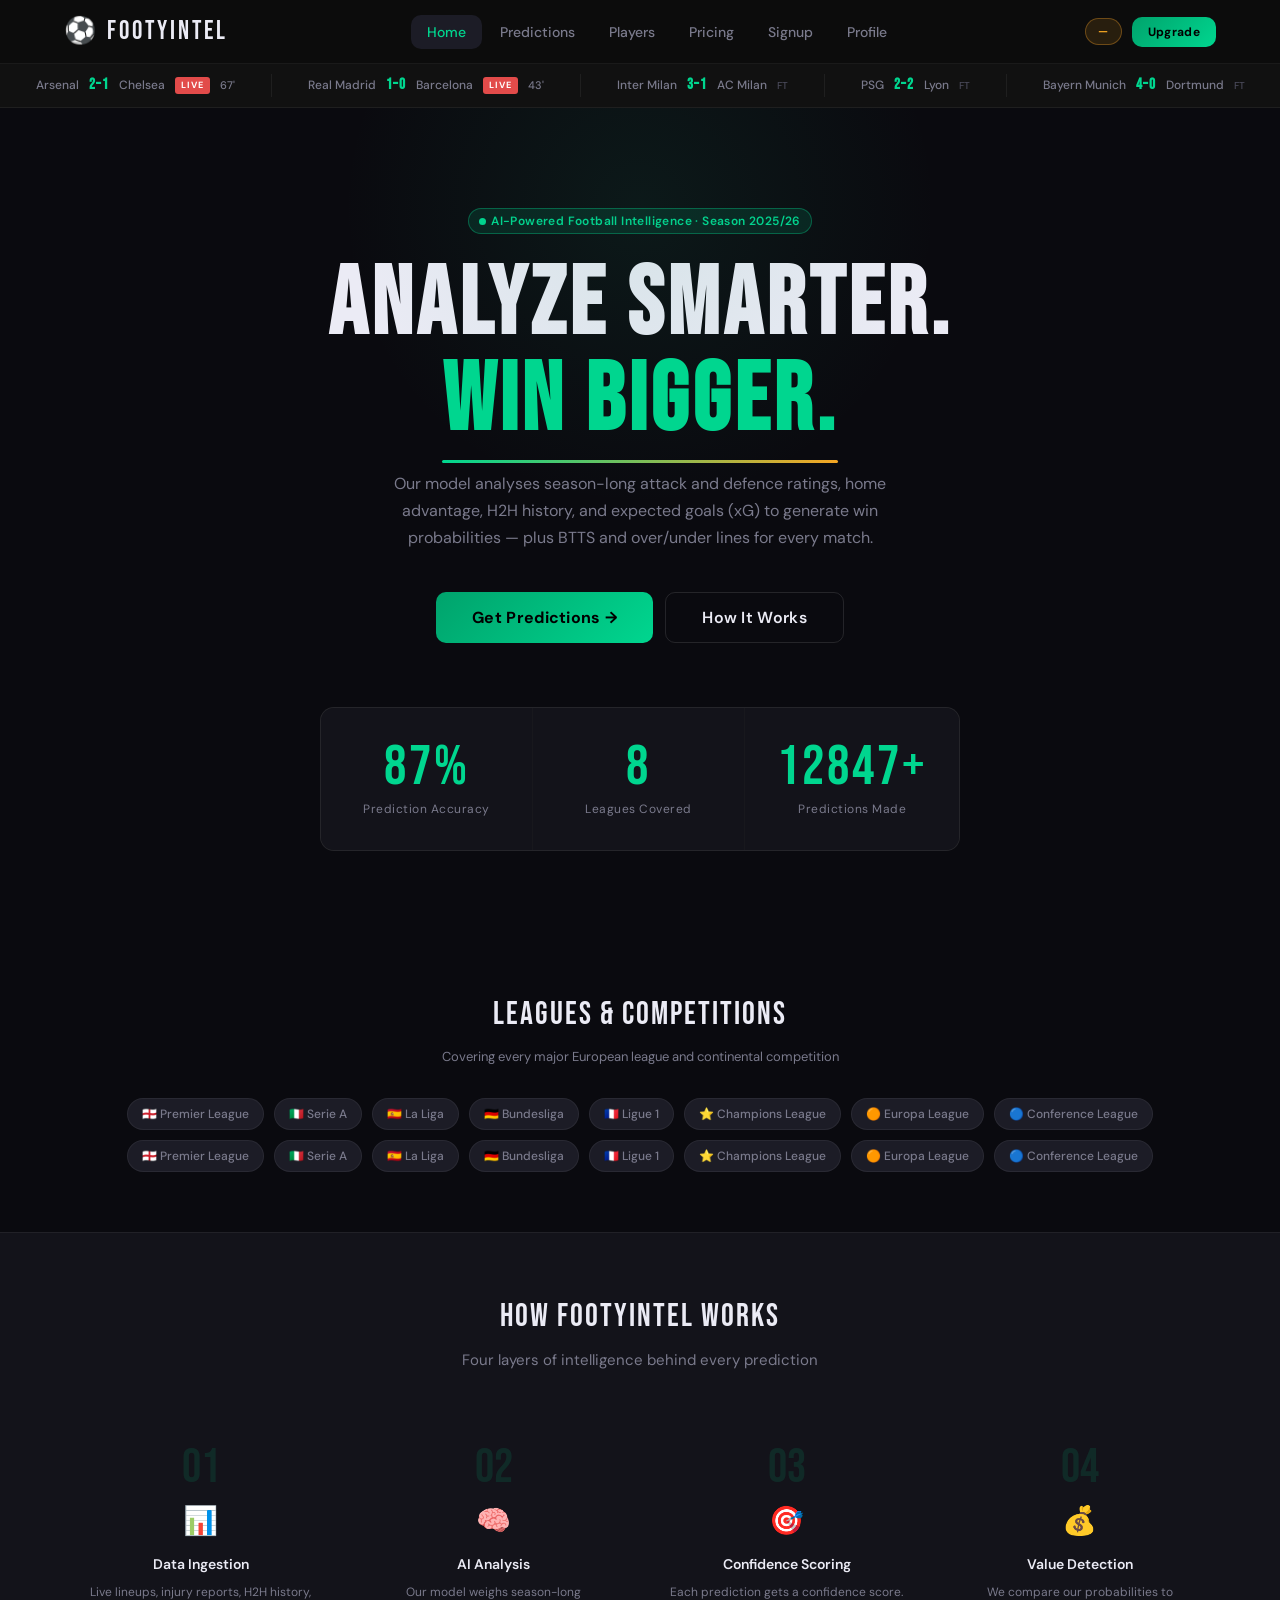
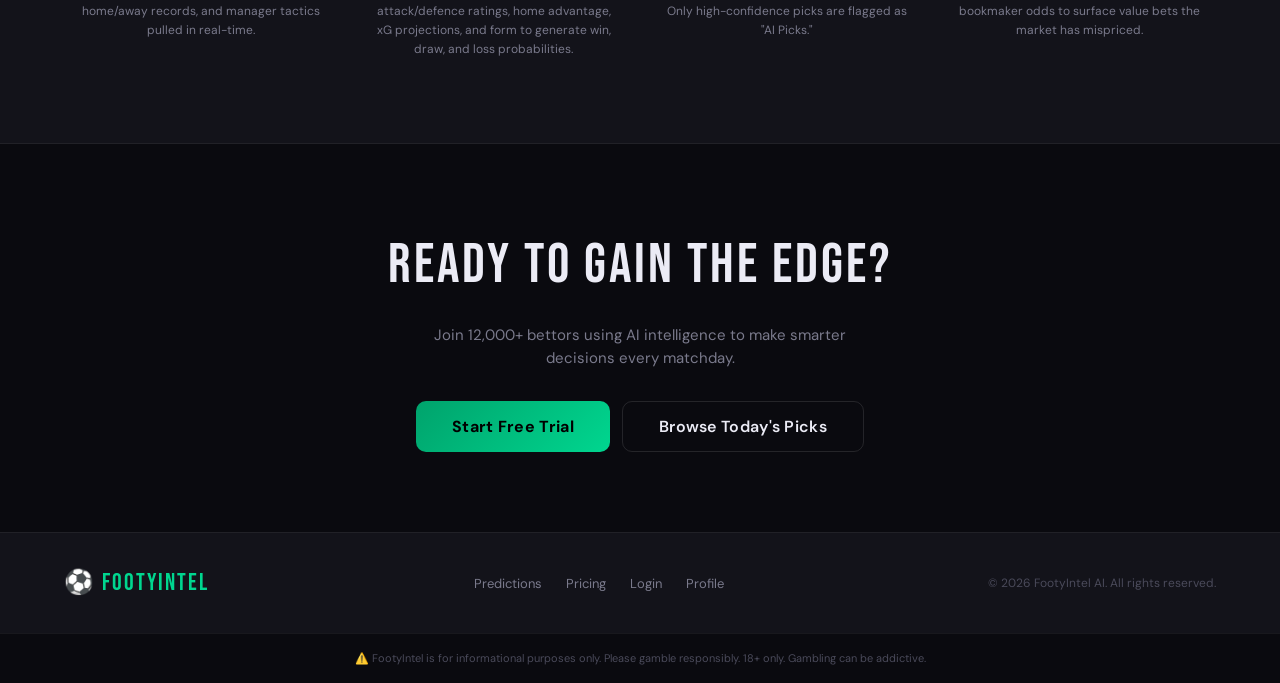
<file: footyintel.ai/index.html>
<!DOCTYPE html>
<html lang="en">
<head>
  <meta charset="UTF-8"/>
  <meta name="viewport" content="width=device-width, initial-scale=1.0"/>
  <title>FootyIntel AI — Bet Smarter</title>
  <meta name="description" content="AI-powered football predictions across 8 leagues. Win probabilities, H2H stats, live lineups and value bets every matchday.">
  <meta property="og:title" content="FootyIntel AI — Bet Smarter">
  <meta property="og:description" content="AI-powered football predictions across 8 leagues. Win probabilities, H2H stats, live lineups and value bets every matchday.">
  <meta property="og:type" content="website">
  <meta name="twitter:card" content="summary_large_image">
  <link rel="icon" href="data:image/svg+xml,<svg xmlns='http://www.w3.org/2000/svg' viewBox='0 0 100 100'><text y='.9em' font-size='90'>⚽</text></svg>">
  <link rel="stylesheet" href="style.css" />
  <link rel="stylesheet" href="css/navbar.css" />
  <link rel="stylesheet" href="css/dashboard.css" />
</head>
<body>
<!-- ===================== NAVBAR ===================== -->
<nav>
  <div class="nav-inner">
    <div class="nav-logo">⚽️ <span>FootyIntel</span></div>
    <div class="nav-links" id="navLinks">
      <button class="nav-link active" data-page="home"     onclick="location.href='index.html'">Home</button>
      <button class="nav-link"        data-page="dashboard" onclick="location.href='pages/matches.html'">Predictions</button>
      <button class="nav-link"        data-page="players"   onclick="location.href='pages/player.html'">Players</button>
      <button class="nav-link"        data-page="pricing"   onclick="location.href='pages/pricing.html'">Pricing</button>
       <button class="nav-link"        data-page="signup"   onclick="location.href='pages/signup.html'">Signup</button>
       <button class="nav-link"        data-page="profile"   onclick="location.href='pages/profile.html'">Profile</button>
    </div>
    <div class="nav-right">
      <span class="nav-plan-badge" id="nav-plan-badge">—</span>
      <button class="btn btn-primary btn-sm" onclick="location.href='pages/pricing.html'">Upgrade</button>
      <button class="nav-hamburger" id="hamburger" aria-label="Toggle menu">
        <span></span><span></span><span></span>
      </button>
    </div>
  </div>
</nav>

<div class="page-wrapper">

  <!-- ===================== TICKER ===================== -->
  <div class="ticker-wrap" id="ticker-wrap"></div>

  <!-- ===================== HERO ===================== -->
  <section class="hero" style="padding:100px 5% 80px;text-align:center;position:relative;overflow:hidden">
    <div style="position:absolute;top:-200px;left:50%;transform:translateX(-50%);width:600px;height:600px;background:radial-gradient(circle,rgba(29,158,117,0.1) 0%,transparent 70%);pointer-events:none"></div>

    <div class="badge badge-green" style="margin-bottom:1.5rem;font-size:12px">
      <span style="width:7px;height:7px;border-radius:50%;background:var(--green);animation:pulse 1.5s infinite;display:inline-block"></span>
      AI-Powered Football Intelligence · Season 2025/26
    </div>

    <h1 class="heading-xl" style="margin-bottom:1.25rem">
      ANALYZE SMARTER.<br>
      <em style="color:var(--green);font-style:normal;position:relative">
        WIN BIGGER.
        <span style="position:absolute;bottom:-4px;left:0;right:0;height:3px;background:linear-gradient(90deg,var(--green),var(--gold));border-radius:2px"></span>
      </em>
    </h1>

    <p style="font-size:16px;color:var(--muted);max-width:560px;margin:1.25rem auto 2.5rem;line-height:1.7">
      Our model analyses season-long attack and defence ratings, home advantage, H2H history, and expected goals (xG) to generate win probabilities — plus BTTS and over/under lines for every match.
    </p>

    <div style="display:flex;gap:12px;justify-content:center;flex-wrap:wrap;margin-bottom:4rem">
      <button class="btn btn-primary btn-lg" onclick="location.href='pages/matches.html'">Get Predictions →</button>
      <button class="btn btn-outline btn-lg" onclick="document.getElementById('how').scrollIntoView({behavior:'smooth'})">How It Works</button>
    </div>

    <!-- STATS ROW -->
    <div style="display:grid;grid-template-columns:repeat(3,1fr);gap:1px;background:var(--border);border:1px solid var(--border);border-radius:var(--radius-lg);overflow:hidden;max-width:640px;margin:0 auto">
      <div style="background:var(--card);padding:2rem;text-align:center">
        <div class="heading-lg text-green" id="acc-counter" style="line-height:1">0%</div>
        <div style="font-size:12px;color:var(--muted);margin-top:4px;letter-spacing:.5px">Prediction Accuracy</div>
      </div>
      <div style="background:var(--card);padding:2rem;text-align:center">
        <div class="heading-lg text-green" style="line-height:1">8</div>
        <div style="font-size:12px;color:var(--muted);margin-top:4px;letter-spacing:.5px">Leagues Covered</div>
      </div>
      <div style="background:var(--card);padding:2rem;text-align:center">
        <div class="heading-lg text-green" id="pred-counter" style="line-height:1">0</div>
        <div style="font-size:12px;color:var(--muted);margin-top:4px;letter-spacing:.5px">Predictions Made</div>
      </div>
    </div>
  </section>

  <!-- ===================== LEAGUES ===================== -->
  <section style="padding:60px 5%;text-align:center">
    <div class="heading-md" style="margin-bottom:.5rem">Leagues &amp; Competitions</div>
    <p style="font-size:13px;color:var(--muted);margin-bottom:2rem">Covering every major European league and continental competition</p>
    <div id="league-chips" style="display:flex;flex-wrap:wrap;gap:10px;justify-content:center"></div>
  </section>

  <!-- ===================== HOW IT WORKS ===================== -->
  <section id="how" style="padding:60px 5%;background:var(--card);border-top:1px solid var(--border);border-bottom:1px solid var(--border)">
    <div class="section-header">
      <div class="heading-md">How FootyIntel Works</div>
      <p>Four layers of intelligence behind every prediction</p>
    </div>
    <div class="grid-4">
      <div style="text-align:center;padding:1.5rem 1rem">
        <div style="font-family:var(--font-head);font-size:48px;color:var(--green-dim);line-height:1;margin-bottom:.5rem">01</div>
        <div style="font-size:28px;margin-bottom:.75rem">📊</div>
        <div style="font-weight:600;font-size:14px;margin-bottom:.5rem">Data Ingestion</div>
        <div style="font-size:12px;color:var(--muted);line-height:1.6">Live lineups, injury reports, H2H history, home/away records, and manager tactics pulled in real-time.</div>
      </div>
      <div style="text-align:center;padding:1.5rem 1rem">
        <div style="font-family:var(--font-head);font-size:48px;color:var(--green-dim);line-height:1;margin-bottom:.5rem">02</div>
        <div style="font-size:28px;margin-bottom:.75rem">🧠</div>
        <div style="font-weight:600;font-size:14px;margin-bottom:.5rem">AI Analysis</div>
        <div style="font-size:12px;color:var(--muted);line-height:1.6">Our model weighs season-long attack/defence ratings, home advantage, xG projections, and form to generate win, draw, and loss probabilities.</div>
      </div>
      <div style="text-align:center;padding:1.5rem 1rem">
        <div style="font-family:var(--font-head);font-size:48px;color:var(--green-dim);line-height:1;margin-bottom:.5rem">03</div>
        <div style="font-size:28px;margin-bottom:.75rem">🎯</div>
        <div style="font-weight:600;font-size:14px;margin-bottom:.5rem">Confidence Scoring</div>
        <div style="font-size:12px;color:var(--muted);line-height:1.6">Each prediction gets a confidence score. Only high-confidence picks are flagged as "AI Picks."</div>
      </div>
      <div style="text-align:center;padding:1.5rem 1rem">
        <div style="font-family:var(--font-head);font-size:48px;color:var(--green-dim);line-height:1;margin-bottom:.5rem">04</div>
        <div style="font-size:28px;margin-bottom:.75rem">💰</div>
        <div style="font-weight:600;font-size:14px;margin-bottom:.5rem">Value Detection</div>
        <div style="font-size:12px;color:var(--muted);line-height:1.6">We compare our probabilities to bookmaker odds to surface value bets the market has mispriced.</div>
      </div>
    </div>
  </section>

  <!-- ===================== CTA BAND ===================== -->
  <section style="padding:80px 5%;text-align:center">
    <div class="heading-lg" style="margin-bottom:1rem">Ready to gain the edge?</div>
    <p style="font-size:15px;color:var(--muted);margin-bottom:2rem;max-width:480px;margin-left:auto;margin-right:auto">Join 12,000+ bettors using AI intelligence to make smarter decisions every matchday.</p>
    <div style="display:flex;gap:12px;justify-content:center;flex-wrap:wrap">
      <button class="btn btn-primary btn-lg" onclick="location.href='pages/pricing.html'">Start Free Trial</button>
      <button class="btn btn-outline btn-lg" onclick="location.href='pages/matches.html'">Browse Today's Picks</button>
    </div>
  </section>

  <!-- ===================== FOOTER ===================== -->
  <footer>
    <div class="footer-inner">
      <div class="footer-logo">⚽ FootyIntel</div>
      <div class="footer-links">
        <a href="pages/matches.html">Predictions</a>
        <a href="pages/pricing.html">Pricing</a>
        <a href="pages/login.html">Login</a>
        <a href="pages/profile.html">Profile</a>
      </div>
      <div class="footer-copy">© 2026 FootyIntel AI. All rights reserved.</div>
    </div>
  </footer>
  <div class="footer-disclaimer">⚠️ FootyIntel is for informational purposes only. Please gamble responsibly. 18+ only. Gambling can be addictive.</div>

</div><!-- /page-wrapper -->

<!-- ===================== SCRIPTS ===================== -->
<script src="config.js"></script>
<script src="data/mockData.js"></script>
<script src="js/auth.js"></script>
<script src="js/ui.js"></script>
<script src="js/api.js"></script>
<script src="js/predictions.js"></script>
<script src="script.js"></script>
<script>
  // Hamburger
  document.getElementById('hamburger').addEventListener('click', () => {
    document.getElementById('navLinks').classList.toggle('open');
  });

  // League chips
  const chipsEl = document.getElementById('league-chips');
  LEAGUES.filter(l => l.id !== 'all').forEach(l => {
    const chip = document.createElement('div');
    chip.className = 'filter-chip';
    chip.innerHTML = `<span>${l.flag}</span> ${l.name}`;
    chip.addEventListener('click', () => {
      sessionStorage.setItem('fi_league', l.id);
      location.href = 'pages/matches.html';
    });
    chipsEl.appendChild(chip);
  });

  // Ticker
  const tickerEl = document.getElementById('ticker-wrap');
  const items = [...TICKER_SCORES, ...TICKER_SCORES].map(s => `
    <div class="ticker-item">
      <span class="ticker-team">${s.home}</span>
      <span class="ticker-score">${s.score}</span>
      <span class="ticker-team">${s.away}</span>
      ${s.status === 'LIVE'
        ? `<span class="ticker-live">LIVE</span><span class="ticker-time">${s.time}</span>`
        : `<span class="ticker-ft">FT</span>`}
    </div>`).join('');
  tickerEl.innerHTML = `<div class="ticker-track">${items}</div>`;

  // Counters
  UI.animateCounter(document.getElementById('acc-counter'), 87, '%');
  UI.animateCounter(document.getElementById('pred-counter'), 12847, '+');
</script>

<link>
</body>
<script src="js/planBadge.js"></script>
</body>
</html>
</file>
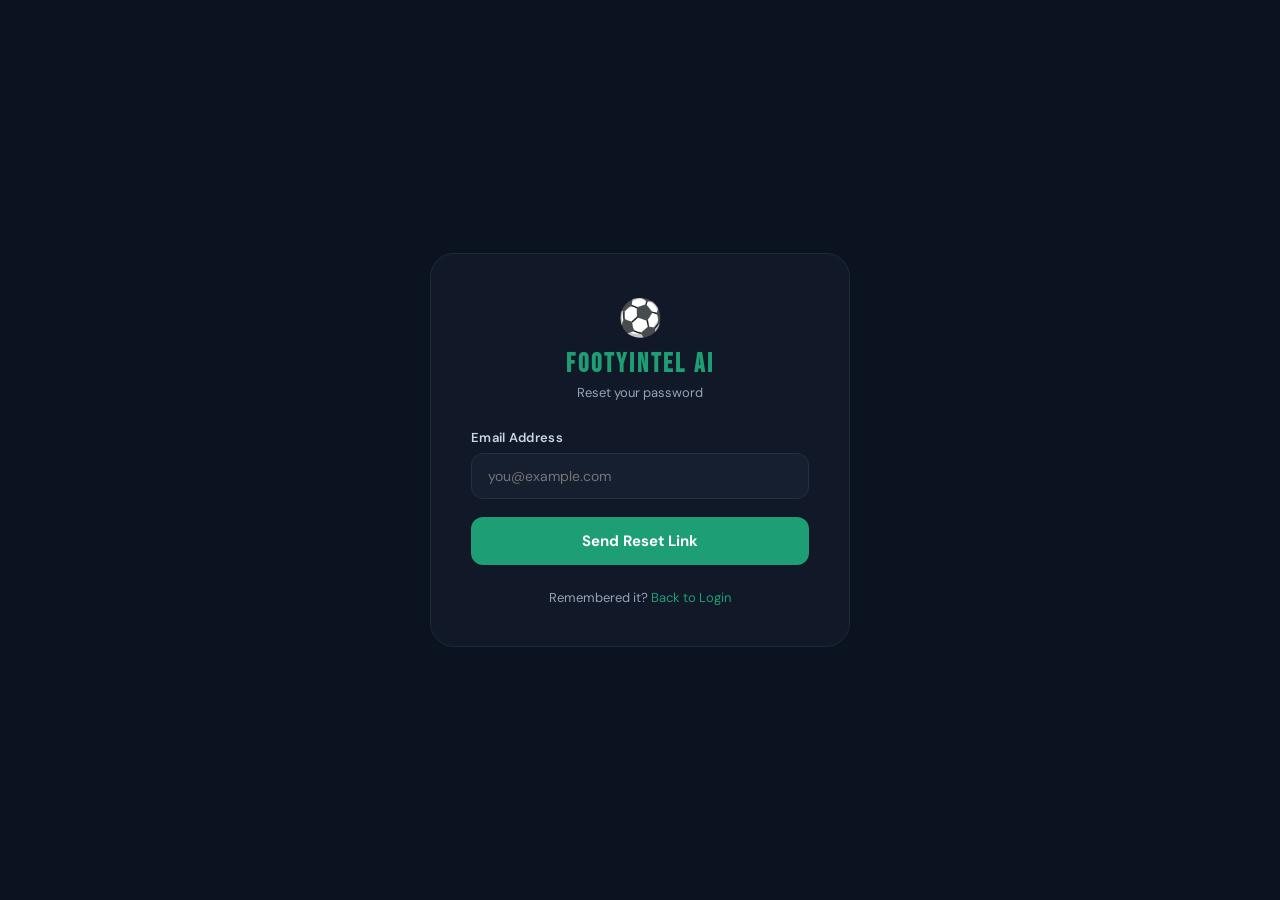
<file: footyintel.ai/pages/forgot-password.html>
<!DOCTYPE html>
<html lang="en">
<head>
<meta charset="UTF-8">
<meta name="viewport" content="width=device-width, initial-scale=1.0">
<title>Forgot Password | FootyIntel AI</title>
<link rel="preconnect" href="https://fonts.googleapis.com">
<link href="https://fonts.googleapis.com/css2?family=Bebas+Neue&family=DM+Sans:wght@400;600;700&display=swap" rel="stylesheet">
<style>
*{box-sizing:border-box;margin:0;padding:0}
body{
  background:#0b1220;color:white;
  font-family:'DM Sans',sans-serif;
  min-height:100vh;display:flex;justify-content:center;align-items:center;
  padding:2rem 1rem;
}
.card{
  width:100%;max-width:420px;
  background:#111827;border:1px solid #1e293b;
  border-radius:24px;padding:40px;
}
.logo{text-align:center;margin-bottom:28px}
.logo-icon{font-size:36px;margin-bottom:8px}
.logo h1{font-size:26px;font-family:'Bebas Neue',sans-serif;letter-spacing:3px;color:#1D9E75;margin-bottom:4px}
.logo p{color:#94a3b8;font-size:13px}
.form-group{margin-bottom:18px}
label{display:block;margin-bottom:7px;color:#cbd5e1;font-size:13px;font-weight:600;letter-spacing:.3px}
input{
  width:100%;padding:13px 16px;border-radius:12px;
  border:1px solid #243044;background:#161f2f;
  color:white;font-size:14px;outline:none;font-family:inherit;transition:border .2s;
}
input:focus{border-color:#1D9E75}
.msg-box{
  display:none;font-size:13px;padding:12px 16px;border-radius:10px;margin-bottom:16px;
}
.msg-box.success{background:rgba(29,158,117,.1);border:1px solid rgba(29,158,117,.3);color:#1D9E75;display:block}
.msg-box.error{background:rgba(239,68,68,.1);border:1px solid rgba(239,68,68,.3);color:#f87171;display:block}
.submit-btn{
  width:100%;padding:14px;border:none;border-radius:12px;
  background:#1D9E75;color:white;font-weight:700;font-size:15px;
  cursor:pointer;font-family:inherit;transition:all .2s;
}
.submit-btn:hover{background:#0F6E56;transform:translateY(-1px)}
.submit-btn:disabled{opacity:.6;cursor:not-allowed;transform:none}
.footer-link{text-align:center;margin-top:20px;font-size:13px;color:#94a3b8}
.footer-link a{color:#1D9E75;text-decoration:none}
</style>
</head>
<body>
<div class="card">
  <div class="logo">
    <div class="logo-icon">⚽</div>
    <h1>FootyIntel AI</h1>
    <p>Reset your password</p>
  </div>

  <div class="msg-box" id="msgBox"></div>

  <div id="formWrap">
    <div class="form-group">
      <label>Email Address</label>
      <input type="email" id="email" placeholder="you@example.com" required>
    </div>
    <button class="submit-btn" id="submitBtn" onclick="handleReset()">Send Reset Link</button>
  </div>

  <div class="footer-link" style="margin-top:24px">
    <p>Remembered it? <a href="login.html">Back to Login</a></p>
  </div>
</div>

<script>
function handleReset() {
  const email = document.getElementById('email').value.trim().toLowerCase();
  const btn   = document.getElementById('submitBtn');
  const msg   = document.getElementById('msgBox');

  msg.className = 'msg-box';
  msg.textContent = '';

  if (!email || !email.includes('@')) {
    msg.className = 'msg-box error';
    msg.textContent = 'Please enter a valid email address.';
    return;
  }

  btn.disabled = true;
  btn.textContent = 'Sending…';

  // Simulate network delay
  setTimeout(() => {
    const users = JSON.parse(localStorage.getItem('fi_users') || '[]');
    const exists = users.find(u => u.email === email);

    // Always show success (don't reveal if account exists — security best practice)
    msg.className = 'msg-box success';
    msg.textContent = `If an account exists for ${email}, a reset link has been sent. Check your inbox.`;
    document.getElementById('formWrap').style.opacity = '0.5';
    document.getElementById('formWrap').style.pointerEvents = 'none';
  }, 900);
}

document.getElementById('email').addEventListener('keydown', e => {
  if (e.key === 'Enter') handleReset();
});
</script>
</body>
</html>
</file>
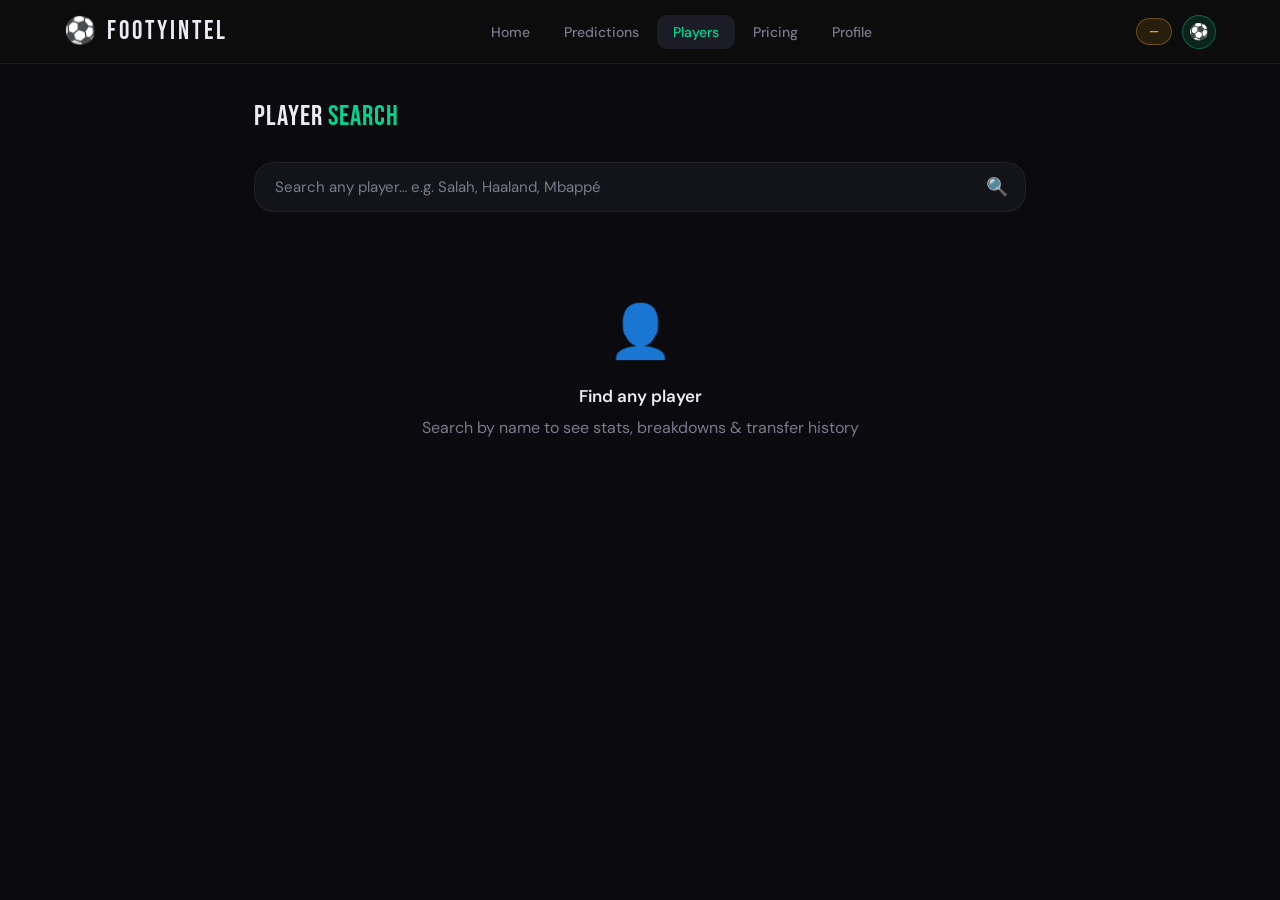
<file: footyintel.ai/pages/player.html>
<!DOCTYPE html>
<html lang="en">
<head>
  <meta charset="UTF-8"/>
  <meta name="viewport" content="width=device-width, initial-scale=1.0"/>
  <title>Players — FootyIntel AI</title>
  <link rel="icon" href="data:image/svg+xml,<svg xmlns='http://www.w3.org/2000/svg' viewBox='0 0 100 100'><text y='.9em' font-size='90'>⚽</text></svg>">
  <link rel="stylesheet" href="../style.css"/>
  <link rel="stylesheet" href="../css/navbar.css"/>
  <link rel="stylesheet" href="../css/dashboard.css"/>
  <style>
    .player-page {
      max-width: 900px;
      margin: 0 auto;
      padding: calc(var(--nav-h) + 32px) 5% 60px;
    }
    .page-heading {
      font-family: var(--font-head);
      font-size: 28px;
      letter-spacing: 1px;
      color: var(--text);
      margin-bottom: 24px;
    }
    .page-heading span { color: var(--green); }

    /* Search */
    .search-wrap { position: relative; margin-bottom: 10px; }
    .search-wrap input {
      width: 100%;
      box-sizing: border-box;
      padding: 14px 52px 14px 20px;
      border-radius: var(--radius-xl);
      border: 1.5px solid var(--border);
      background: var(--card);
      color: var(--text);
      font-size: 15px;
      font-family: inherit;
      outline: none;
      transition: border-color .2s;
    }
    .search-wrap input:focus { border-color: var(--green); }
    .search-wrap input::placeholder { color: var(--muted); }
    .search-icon {
      position: absolute;
      right: 18px; top: 50%;
      transform: translateY(-50%);
      font-size: 18px;
      color: var(--muted);
      pointer-events: none;
    }

    /* Season selector */
    .season-row {
      display: flex;
      gap: 10px;
      flex-wrap: wrap;
      margin-bottom: 20px;
    }
    .season-row select {
      padding: 8px 14px;
      border-radius: var(--radius-xl);
      border: 1px solid var(--border);
      background: var(--card);
      color: var(--text);
      font-size: 13px;
      cursor: pointer;
    }

    /* Dropdown */
    .results-dropdown {
      background: var(--card);
      border: 1px solid var(--border);
      border-radius: var(--radius-lg);
      overflow: hidden;
      margin-bottom: 20px;
      display: none;
    }
    .results-dropdown.show { display: block; }
    .result-item {
      display: flex;
      align-items: center;
      gap: 14px;
      padding: 11px 16px;
      cursor: pointer;
      transition: background .15s;
      border-bottom: 1px solid var(--border);
    }
    .result-item:last-child { border-bottom: none; }
    .result-item:hover { background: var(--elevated); }
    .result-avatar {
      width: 38px; height: 38px;
      border-radius: 50%;
      object-fit: cover;
      background: var(--elevated);
      flex-shrink: 0;
    }
    .result-name { font-weight: 600; font-size: 14px; color: var(--text); }
    .result-meta { font-size: 12px; color: var(--muted); margin-top: 2px; }
    .no-results { padding: 16px; text-align: center; color: var(--muted); font-size: 13px; }

    /* Spinner */
    .spinner {
      text-align: center;
      padding: 60px 20px;
      color: var(--muted);
      font-size: 14px;
    }
    .spinner::before {
      content: '';
      display: block;
      width: 34px; height: 34px;
      border: 3px solid var(--border);
      border-top-color: var(--green);
      border-radius: 50%;
      margin: 0 auto 14px;
      animation: spin .7s linear infinite;
    }
    @keyframes spin { to { transform: rotate(360deg); } }

    /* Profile card */
    .profile-card {
      background: var(--card);
      border: 1px solid var(--border);
      border-radius: var(--radius-lg);
      overflow: hidden;
      margin-bottom: 20px;
    }
    .profile-banner {
      height: 72px;
      background: linear-gradient(135deg, rgba(0,200,83,.25) 0%, rgba(0,120,50,.15) 100%);
      border-bottom: 1px solid var(--border);
    }
    .profile-header {
      display: flex;
      align-items: flex-end;
      gap: 16px;
      padding: 0 22px 18px;
      margin-top: -32px;
    }
    .profile-photo {
      width: 72px; height: 72px;
      border-radius: 50%;
      border: 3px solid var(--card);
      object-fit: cover;
      background: var(--elevated);
      flex-shrink: 0;
    }
    .profile-name {
      font-family: var(--font-head);
      font-size: 20px;
      letter-spacing: .5px;
      color: var(--text);
      line-height: 1.2;
    }
    .profile-sub { font-size: 13px; color: var(--muted); margin-top: 4px; display: flex; align-items: center; gap: 6px; flex-wrap: wrap; }
    .profile-badges { margin-top: 8px; display: flex; flex-wrap: wrap; gap: 6px; }
    .badge {
      display: inline-block;
      padding: 3px 10px;
      border-radius: var(--radius-xl);
      font-size: 11px;
      font-weight: 600;
      letter-spacing: .3px;
    }
    .badge-pos { background: var(--green-dim); color: var(--green); border: 1px solid var(--green-border); }
    .badge-nat { background: rgba(59,130,246,.12); color: #60a5fa; border: 1px solid rgba(59,130,246,.2); }
    .badge-age { background: rgba(168,85,247,.12); color: #c084fc; border: 1px solid rgba(168,85,247,.2); }
    .badge-inj { background: rgba(239,68,68,.12); color: #f87171; border: 1px solid rgba(239,68,68,.2); }

    /* Stat grid */
    .stat-grid {
      display: grid;
      grid-template-columns: repeat(auto-fill, minmax(120px, 1fr));
      gap: 10px;
      padding: 0 22px 22px;
    }
    .stat-box {
      background: var(--bg);
      border: 1px solid var(--border);
      border-radius: var(--radius-md);
      padding: 14px 10px;
      text-align: center;
    }
    .stat-value { font-size: 26px; font-weight: 700; color: var(--text); line-height: 1; }
    .stat-label { font-size: 10px; color: var(--muted); margin-top: 6px; text-transform: uppercase; letter-spacing: .07em; }
    .stat-sub   { font-size: 11px; color: var(--green); margin-top: 3px; }

    /* Section headers */
    .section-head {
      font-size: 11px;
      font-weight: 700;
      color: var(--muted);
      text-transform: uppercase;
      letter-spacing: .1em;
      padding: 0 22px;
      margin-bottom: 10px;
      border-top: 1px solid var(--border);
      padding-top: 18px;
    }

    /* League table */
    .table-wrap { padding: 0 22px 22px; overflow-x: auto; }
    table.breakdown {
      width: 100%;
      border-collapse: collapse;
      font-size: 13px;
    }
    table.breakdown th {
      text-align: left;
      color: var(--muted);
      font-weight: 600;
      padding: 6px 8px;
      border-bottom: 1px solid var(--border);
      white-space: nowrap;
    }
    table.breakdown td {
      padding: 9px 8px;
      border-bottom: 1px solid var(--border);
      color: var(--text);
    }
    table.breakdown tr:last-child td { border-bottom: none; }
    .mini-logo { width: 18px; height: 18px; object-fit: contain; vertical-align: middle; margin-right: 5px; }
    .rating-pill {
      display: inline-block;
      padding: 2px 8px;
      border-radius: var(--radius-xl);
      font-size: 11px;
      font-weight: 700;
    }
    .r-high { background: var(--green-dim); color: var(--green); }
    .r-mid  { background: rgba(234,179,8,.15); color: #eab308; }
    .r-low  { background: rgba(239,68,68,.15); color: #f87171; }

    /* Transfers */
    .transfers-wrap { padding: 0 22px 22px; }
    .transfer-row {
      display: flex;
      align-items: center;
      gap: 10px;
      padding: 10px 0;
      border-bottom: 1px solid var(--border);
      font-size: 13px;
    }
    .transfer-row:last-child { border-bottom: none; }
    .tr-year { color: var(--muted); min-width: 38px; font-size: 12px; }
    .tr-teams { flex: 1; display: flex; align-items: center; gap: 6px; flex-wrap: wrap; color: var(--text); }
    .tr-arrow { color: var(--muted); }
    .tr-type {
      padding: 2px 9px;
      border-radius: var(--radius-xl);
      font-size: 11px;
      font-weight: 600;
    }
    .t-free { background: var(--green-dim); color: var(--green); }
    .t-loan { background: rgba(59,130,246,.12); color: #60a5fa; }
    .t-paid { background: rgba(168,85,247,.12); color: #c084fc; }

    /* Empty state */
    .empty-state {
      text-align: center;
      padding: 70px 20px;
      color: var(--muted);
    }
    .empty-icon { font-size: 52px; margin-bottom: 14px; }
    .empty-title { font-size: 17px; font-weight: 600; color: var(--text); margin-bottom: 6px; }

    @media (max-width: 520px) {
      .stat-grid { grid-template-columns: repeat(3, 1fr); }
      .profile-name { font-size: 17px; }
    }
  </style>
</head>
<body>

<!-- NAV -->
<nav>
  <div class="nav-inner">
    <div class="nav-logo" onclick="location.href='../index.html'">⚽ <span>FootyIntel</span></div>
    <div class="nav-links" id="navLinks">
      <button class="nav-link"        onclick="location.href='../index.html'">Home</button>
      <button class="nav-link"        onclick="location.href='matches.html'">Predictions</button>
      <button class="nav-link active" onclick="location.href='player.html'">Players</button>
      <button class="nav-link"        onclick="location.href='pricing.html'">Pricing</button>
      <button class="nav-link"        onclick="location.href='profile.html'">Profile</button>
    </div>
    <div class="nav-right">
      <span class="nav-plan-badge" id="nav-plan-badge">—</span>
      <div class="nav-avatar" title="Profile" onclick="location.href='profile.html'">⚽</div>
      <button class="nav-hamburger" id="hamburger"><span></span><span></span><span></span></button>
    </div>
  </div>
</nav>

<div class="player-page">

  <div class="page-heading">Player <span>Search</span></div>

  <!-- Search bar -->
  <div class="search-wrap">
    <input type="text" id="playerSearch"
      placeholder="Search any player… e.g. Salah, Haaland, Mbappé"
      autocomplete="off" spellcheck="false" />
    <span class="search-icon">🔍</span>
  </div>

  <!-- Dropdown results -->
  <div class="results-dropdown" id="resultsDropdown"></div>

  <!-- Season picker — hidden until a player is chosen -->
  <div class="season-row" id="seasonRow" style="display:none;">
    <select id="seasonSelect">
      <option value="2024-2025">2024–25</option>
      <option value="2023-2024">2023–24</option>
      <option value="2022-2023">2022–23</option>
      <option value="2021-2022">2021–22</option>
      <option value="2020-2021">2020–21</option>
      <option value="2019-2020">2019–20</option>
    </select>
    <span style="font-size:13px;color:var(--muted);align-self:center;">Select season to reload stats</span>
  </div>

  <!-- Main content -->
  <div id="mainContent">
    <div class="empty-state">
      <div class="empty-icon">👤</div>
      <div class="empty-title">Find any player</div>
      <div>Search by name to see stats, breakdowns &amp; transfer history</div>
    </div>
  </div>

</div>

<script src="../js/auth.js"></script>
<script src="../js/player.js"></script>
<script src="../js/planBadge.js"></script>
<script>
  /* ── Hamburger ── */
  document.getElementById('hamburger')?.addEventListener('click', () => {
    document.getElementById('navLinks').classList.toggle('open');
  });

  const searchInput     = document.getElementById('playerSearch');
  const resultsDropdown = document.getElementById('resultsDropdown');
  const mainContent     = document.getElementById('mainContent');
  const seasonRow       = document.getElementById('seasonRow');
  const seasonSelect    = document.getElementById('seasonSelect');

  let currentPlayerId = null;
  let searchTimer     = null;

  searchInput.addEventListener('input', () => {
    clearTimeout(searchTimer);
    const q = searchInput.value.trim();
    if (q.length < 3) { hideDropdown(); return; }
    searchTimer = setTimeout(() => doSearch(q), 420);
  });

  searchInput.addEventListener('keydown', e => {
    if (e.key === 'Escape') hideDropdown();
  });

  document.addEventListener('click', e => {
    if (!e.target.closest('.search-wrap') && !e.target.closest('#resultsDropdown')) hideDropdown();
  });

  async function doSearch(q) {
    resultsDropdown.innerHTML = '<div class="no-results">Searching…</div>';
    showDropdown();
    try {
      const results = await PlayerAPI.searchPlayers(q);
      if (!results || results.length === 0) {
        resultsDropdown.innerHTML = '<div class="no-results">No players found — try a different spelling.</div>';
        return;
      }
      renderDropdown(results.slice(0, 8));
    } catch (err) {
      resultsDropdown.innerHTML = `<div class="no-results">⚠️ ${err.message}</div>`;
    }
  }

  function renderDropdown(players) {
    resultsDropdown.innerHTML = players.map(p => {
      const pl   = p.player;
      const stat = p.statistics?.[0];
      const club   = stat?.team?.name   || '';
      const league = stat?.league?.name || '';
      const pos    = stat?.games?.position || pl.position || '';
      return `
        <div class="result-item" data-id="${pl.id}">
          <img class="result-avatar"
            src="${pl.photo || ''}"
            onerror="this.style.opacity='.3'"
            alt="${pl.name}" />
          <div>
            <div class="result-name">${pl.name}</div>
            <div class="result-meta">${[club, league, pos].filter(Boolean).join(' · ')}</div>
          </div>
        </div>`;
    }).join('');

    resultsDropdown.querySelectorAll('.result-item').forEach(el => {
      el.addEventListener('click', () => {
        searchInput.value = el.querySelector('.result-name').textContent;
        hideDropdown();
        loadPlayer(el.dataset.id);
      });
    });
  }

  function showDropdown() { resultsDropdown.classList.add('show'); }
  function hideDropdown() { resultsDropdown.classList.remove('show'); }

  async function loadPlayer(id) {
    currentPlayerId = id;
    seasonRow.style.display = 'flex';
    mainContent.innerHTML = '<div class="spinner">Loading player…</div>';
    try {
      const season = seasonSelect.value;
      const [statsArr, transfers] = await Promise.all([
        PlayerAPI.getPlayerStats(id, season),
        PlayerAPI.getPlayerTransfers(id)
      ]);
      if (!statsArr || statsArr.length === 0) {
        mainContent.innerHTML = `
          <div class="empty-state">
            <div class="empty-icon">📋</div>
            <div class="empty-title">No data for this season</div>
            <div>Try selecting a different season above.</div>
          </div>`;
        return;
      }
      renderPlayer(statsArr, transfers);
    } catch (err) {
      mainContent.innerHTML = `
        <div class="empty-state">
          <div class="empty-icon">⚠️</div>
          <div class="empty-title">Could not load player</div>
          <div>${err.message}</div>
        </div>`;
    }
  }

  seasonSelect.addEventListener('change', () => {
    if (currentPlayerId) loadPlayer(currentPlayerId);
  });

  function renderPlayer(statsArr, transfers) {
    const p     = statsArr[0].player;
    const stats = statsArr[0].statistics;

    const tot = stats.reduce((a, s) => {
      a.apps  += s.games?.appearences || 0;
      a.starts+= s.games?.lineups     || 0;
      a.goals += s.goals?.total       || 0;
      a.assists+= s.goals?.assists    || 0;
      a.yellow+= s.cards?.yellow      || 0;
      a.red   += s.cards?.red         || 0;
      a.shots += s.shots?.total       || 0;
      a.shotsOn+= s.shots?.on         || 0;
      a.keyPasses+= s.passes?.key     || 0;
      a.tackles+= s.tackles?.total    || 0;
      a.dribbles+= s.dribbles?.success|| 0;
      const r = parseFloat(s.games?.rating || '0');
      if (r > 0) { a.rSum += r; a.rCount++; }
      return a;
    }, { apps:0,starts:0,goals:0,assists:0,yellow:0,red:0,shots:0,shotsOn:0,keyPasses:0,tackles:0,dribbles:0,rSum:0,rCount:0 });

    const avgRating = tot.rCount > 0 ? (tot.rSum / tot.rCount).toFixed(2) : '—';
    const rClass = avgRating === '—' ? '' : parseFloat(avgRating) >= 7.5 ? 'r-high' : parseFloat(avgRating) >= 6.5 ? 'r-mid' : 'r-low';

    const club     = stats[0]?.team?.name || '—';
    const clubLogo = stats[0]?.team?.logo || '';

    const statBoxes = [
      { v: tot.apps,           l: 'Appearances',  s: `${tot.starts} starts` },
      { v: tot.goals,          l: 'Goals',         s: tot.apps ? (tot.goals/tot.apps).toFixed(2)+' /game' : '' },
      { v: tot.assists,        l: 'Assists',        s: tot.apps ? (tot.assists/tot.apps).toFixed(2)+' /game' : '' },
      { v: tot.goals+tot.assists, l: 'G + A',       s: 'contributions' },
      { v: tot.shots,          l: 'Shots',          s: `${tot.shotsOn} on target` },
      { v: tot.keyPasses,      l: 'Key Passes',     s: '' },
      { v: tot.tackles,        l: 'Tackles',        s: '' },
      { v: tot.dribbles,       l: 'Dribbles',       s: 'successful' },
      { v: tot.yellow,         l: 'Yellows',        s: '' },
      { v: tot.red,            l: 'Reds',           s: '' },
    ];

    const leagueRows = stats.filter(s => (s.games?.appearences || 0) > 0).map(s => {
      const r  = parseFloat(s.games?.rating || '0');
      const rc = r >= 7.5 ? 'r-high' : r >= 6.5 ? 'r-mid' : 'r-low';
      return `<tr>
        <td><img class="mini-logo" src="${s.league?.logo||''}" onerror="this.style.display='none'" alt=""/>${s.league?.name||'—'}</td>
        <td><img class="mini-logo" src="${s.team?.logo||''}" onerror="this.style.display='none'" alt=""/>${s.team?.name||'—'}</td>
        <td>${s.games?.appearences||0}</td>
        <td>${s.goals?.total||0}</td>
        <td>${s.goals?.assists||0}</td>
        <td>${s.shots?.on||0}/${s.shots?.total||0}</td>
        <td>${s.passes?.key||0}</td>
        <td>${s.cards?.yellow||0}/${s.cards?.red||0}</td>
        <td>${r > 0 ? `<span class="rating-pill ${rc}">${r.toFixed(1)}</span>` : '—'}</td>
      </tr>`;
    }).join('');

    const tTypeClass = t => {
      const s = (t||'').toLowerCase();
      return s.includes('free') ? 't-free' : s.includes('loan') ? 't-loan' : 't-paid';
    };
    const tRows = (transfers||[]).flatMap(t =>
      (t.transfers||[]).map(tr => `
        <div class="transfer-row">
          <span class="tr-year">${tr.date?.split('-')[0]||'—'}</span>
          <div class="tr-teams">
            <img class="mini-logo" src="${t.teams?.out?.logo||''}" onerror="this.style.display='none'" alt=""/>
            ${t.teams?.out?.name||'—'}
            <span class="tr-arrow">→</span>
            <img class="mini-logo" src="${t.teams?.in?.logo||''}" onerror="this.style.display='none'" alt=""/>
            ${t.teams?.in?.name||'—'}
          </div>
          <span class="tr-type ${tTypeClass(tr.type)}">${tr.type||'—'}</span>
        </div>`)
    ).slice(0, 10).join('');

    mainContent.innerHTML = `
      <div class="profile-card">
        <div class="profile-banner"></div>
        <div class="profile-header">
          <img class="profile-photo" src="${p.photo||''}" onerror="this.style.opacity='.3'" alt="${p.name}"/>
          <div>
            <div class="profile-name">${p.name}${p.injured ? ' 🚑' : ''}</div>
            <div class="profile-sub">
              ${clubLogo ? `<img class="mini-logo" src="${clubLogo}" onerror="this.style.display='none'" alt=""/>` : ''}
              ${club}
              ${p.height ? `· ${p.height}` : ''}
              ${p.weight ? `· ${p.weight}` : ''}
            </div>
            <div class="profile-badges">
              ${p.position   ? `<span class="badge badge-pos">${p.position}</span>` : ''}
              ${p.nationality? `<span class="badge badge-nat">${p.nationality}</span>` : ''}
              ${p.age        ? `<span class="badge badge-age">${p.age} yrs</span>` : ''}
              ${p.injured    ? `<span class="badge badge-inj">Injured</span>` : ''}
            </div>
          </div>
          <div style="margin-left:auto;text-align:center;">
            <div class="stat-value ${rClass}" style="font-size:30px;color:var(--${avgRating!=='—'&&parseFloat(avgRating)>=7.5?'green':'text'})">${avgRating}</div>
            <div class="stat-label" style="font-size:10px;color:var(--muted);text-transform:uppercase;letter-spacing:.07em;margin-top:4px;">Avg Rating</div>
          </div>
        </div>

        <div class="stat-grid">
          ${statBoxes.map(s => `
            <div class="stat-box">
              <div class="stat-value">${s.v}</div>
              <div class="stat-label">${s.l}</div>
              ${s.s ? `<div class="stat-sub">${s.s}</div>` : ''}
            </div>`).join('')}
        </div>

        ${leagueRows ? `
          <div class="section-head">By Competition</div>
          <div class="table-wrap">
            <table class="breakdown">
              <thead><tr>
                <th>League</th><th>Club</th><th>Apps</th>
                <th>G</th><th>A</th><th>Shots</th>
                <th>KP</th><th>Y/R</th><th>Rating</th>
              </tr></thead>
              <tbody>${leagueRows}</tbody>
            </table>
          </div>` : ''}

        ${tRows ? `
          <div class="section-head">Transfer History</div>
          <div class="transfers-wrap">${tRows}</div>` : ''}
      </div>`;
  }
</script>
</body>
</html>
</file>
<file: footyintel.ai/style.css>
/* ============================================================
   FootyIntel AI — Global Base Styles
   ============================================================ */

@import url('https://fonts.googleapis.com/css2?family=Bebas+Neue&family=DM+Sans:wght@300;400;500;600;700&display=swap');

/* ---------- CSS Variables ---------- */
:root {
  --green:       #1D9E75;
  --green-dark:  #0F6E56;
  --green-dim:   rgba(29, 158, 117, 0.15);
  --green-glow:  rgba(29, 158, 117, 0.25);
  --green-border:rgba(29, 158, 117, 0.40);
  --gold:        #EF9F27;
  --gold-dark:   #BA7517;
  --gold-dim:    rgba(239, 159, 39, 0.15);
  --red:         #E24B4A;
  --red-dim:     rgba(226, 75, 74, 0.15);

  --bg:          #0D0D0D;
  --card:        #161616;
  --elevated:    #1F1F1F;
  --border:      rgba(255, 255, 255, 0.07);
  --border-md:   rgba(255, 255, 255, 0.12);

  --text:        #F0F0F0;
  --muted:       #888888;
  --muted2:      #555555;

  --radius-sm:   6px;
  --radius-md:   10px;
  --radius-lg:   14px;
  --radius-xl:   20px;

  --shadow-card: 0 4px 24px rgba(0,0,0,0.35);
  --shadow-hover:0 8px 40px rgba(0,0,0,0.55);

  --nav-h:       64px;
  --font-head:   'Bebas Neue', sans-serif;
  --font-body:   'DM Sans', sans-serif;

  --transition:  all 0.22s ease;
}

/* ---------- Reset ---------- */
*, *::before, *::after { box-sizing: border-box; margin: 0; padding: 0; }
html   { scroll-behavior: smooth; font-size: 16px; }
body   {
  font-family: var(--font-body);
  background: var(--bg);
  color: var(--text);
  min-height: 100vh;
  overflow-x: hidden;
  line-height: 1.5;
}
a  { color: inherit; text-decoration: none; }
ul { list-style: none; }
button { cursor: pointer; font-family: var(--font-body); }
img    { display: block; max-width: 100%; }

/* ---------- Scrollbar ---------- */
::-webkit-scrollbar            { width: 4px; height: 4px; }
::-webkit-scrollbar-track      { background: var(--bg); }
::-webkit-scrollbar-thumb      { background: var(--green-dark); border-radius: 2px; }

/* ---------- Page Layout ---------- */
.page-wrapper {
  padding-top: var(--nav-h);
  min-height: 100vh;
}

.container {
  width: 100%;
  max-width: 1200px;
  margin: 0 auto;
  padding: 0 5%;
}

/* ---------- Typography ---------- */
.heading-xl {
  font-family: var(--font-head);
  font-size: clamp(52px, 10vw, 96px);
  letter-spacing: 4px;
  line-height: 1;
}
.heading-lg {
  font-family: var(--font-head);
  font-size: clamp(32px, 6vw, 56px);
  letter-spacing: 3px;
}
.heading-md {
  font-family: var(--font-head);
  font-size: clamp(22px, 3vw, 32px);
  letter-spacing: 2px;
}
.heading-sm {
  font-family: var(--font-head);
  font-size: 20px;
  letter-spacing: 1.5px;
}

.text-green  { color: var(--green); }
.text-gold   { color: var(--gold); }
.text-red    { color: var(--red); }
.text-muted  { color: var(--muted); }

/* ---------- Buttons ---------- */
.btn {
  display: inline-flex;
  align-items: center;
  gap: 8px;
  border: none;
  border-radius: var(--radius-md);
  font-size: 14px;
  font-weight: 600;
  padding: 11px 24px;
  transition: var(--transition);
  letter-spacing: 0.3px;
  white-space: nowrap;
}
.btn-primary {
  background: var(--green);
  color: #fff;
}
.btn-primary:hover {
  background: var(--green-dark);
  transform: translateY(-2px);
  box-shadow: 0 8px 24px var(--green-glow);
}
.btn-outline {
  background: transparent;
  color: var(--text);
  border: 1px solid var(--border-md);
}
.btn-outline:hover {
  border-color: var(--green);
  color: var(--green);
  transform: translateY(-2px);
}
.btn-gold {
  background: var(--gold);
  color: #000;
  font-weight: 700;
}
.btn-gold:hover {
  background: var(--gold-dark);
  transform: translateY(-2px);
}
.btn-ghost {
  background: transparent;
  color: var(--muted);
  border: 1px solid var(--border);
}
.btn-ghost:hover {
  border-color: var(--green);
  color: var(--green);
}
.btn-sm { padding: 7px 16px; font-size: 12px; }
.btn-lg { padding: 14px 36px; font-size: 16px; }
.btn-full { width: 100%; justify-content: center; }

/* ---------- Cards ---------- */
.card {
  background: var(--card);
  border: 1px solid var(--border);
  border-radius: var(--radius-lg);
  padding: 1.25rem;
}
.card-elevated {
  background: var(--elevated);
  border: 1px solid var(--border);
  border-radius: var(--radius-md);
  padding: 1rem;
}

/* ---------- Badge / Pill ---------- */
.badge {
  display: inline-flex;
  align-items: center;
  gap: 5px;
  padding: 3px 10px;
  border-radius: var(--radius-xl);
  font-size: 11px;
  font-weight: 600;
  letter-spacing: 0.4px;
}
.badge-green  { background: var(--green-dim);  border: 1px solid var(--green-border); color: var(--green); }
.badge-gold   { background: var(--gold-dim);   border: 1px solid rgba(239,159,39,.35); color: var(--gold); }
.badge-red    { background: var(--red-dim);    border: 1px solid rgba(226,75,74,.35);  color: var(--red); }
.badge-muted  { background: var(--elevated);   border: 1px solid var(--border);        color: var(--muted); }

/* ---------- Form Controls ---------- */
.select {
  background: var(--card);
  border: 1px solid var(--border);
  color: var(--text);
  font-family: var(--font-body);
  font-size: 13px;
  padding: 8px 14px;
  border-radius: var(--radius-sm);
  outline: none;
  cursor: pointer;
  transition: var(--transition);
}
.select:hover  { border-color: var(--green); }
.select:focus  { border-color: var(--green); }

.input {
  background: var(--card);
  border: 1px solid var(--border);
  color: var(--text);
  font-family: var(--font-body);
  font-size: 14px;
  padding: 11px 16px;
  border-radius: var(--radius-md);
  outline: none;
  width: 100%;
  transition: var(--transition);
}
.input::placeholder { color: var(--muted2); }
.input:focus { border-color: var(--green); }

.input-group { display: flex; flex-direction: column; gap: 6px; }
.input-label { font-size: 12px; font-weight: 600; color: var(--muted); letter-spacing: 0.5px; }

/* ---------- Divider ---------- */
.divider {
  height: 1px;
  background: var(--border);
  margin: 1.5rem 0;
}

/* ---------- Section Heading ---------- */
.section-header {
  text-align: center;
  margin-bottom: 3rem;
}
.section-header p {
  font-size: 15px;
  color: var(--muted);
  margin-top: 0.5rem;
}

/* ---------- Form Pill (W/D/L) ---------- */
.form-pill {
  width: 20px; height: 20px;
  border-radius: 5px;
  font-size: 10px; font-weight: 700;
  display: inline-flex;
  align-items: center;
  justify-content: center;
}
.form-pill.W { background: var(--green-dim); color: var(--green); }
.form-pill.D { background: var(--gold-dim);  color: var(--gold); }
.form-pill.L { background: var(--red-dim);   color: var(--red); }

/* ---------- Animations ---------- */
@keyframes fadeUp   { from { opacity:0; transform:translateY(12px); } to { opacity:1; transform:translateY(0); } }
@keyframes fadeIn   { from { opacity:0; } to { opacity:1; } }
@keyframes pulse    { 0%,100%{opacity:1} 50%{opacity:.4} }
@keyframes ticker   { 0%{transform:translateX(0)} 100%{transform:translateX(-50%)} }
@keyframes spin     { to{transform:rotate(360deg)} }
@keyframes barGrow  { from{width:0} to{width:var(--target)} }

.anim-fadeup  { animation: fadeUp  0.35s ease both; }
.anim-fadein  { animation: fadeIn  0.25s ease both; }

/* ---------- Responsive Grid Helpers ---------- */
.grid-2 { display: grid; grid-template-columns: repeat(2, 1fr); gap: 1.25rem; }
.grid-3 { display: grid; grid-template-columns: repeat(3, 1fr); gap: 1.25rem; }
.grid-4 { display: grid; grid-template-columns: repeat(4, 1fr); gap: 1.25rem; }

@media (max-width: 1024px) { .grid-4 { grid-template-columns: repeat(2,1fr); } }
@media (max-width: 768px)  { .grid-3 { grid-template-columns: 1fr; } .grid-2 { grid-template-columns: 1fr; } }
@media (max-width: 640px)  { .grid-4 { grid-template-columns: 1fr; } }

/* ---------- Utility ---------- */
.flex        { display: flex; }
.flex-center { display: flex; align-items: center; justify-content: center; }
.flex-between{ display: flex; align-items: center; justify-content: space-between; }
.flex-wrap   { flex-wrap: wrap; }
.gap-4       { gap: 4px; }
.gap-8       { gap: 8px; }
.gap-12      { gap: 12px; }
.gap-16      { gap: 16px; }
.mt-8        { margin-top: 8px; }
.mt-16       { margin-top: 16px; }
.mt-24       { margin-top: 24px; }
.mb-8        { margin-bottom: 8px; }
.mb-16       { margin-bottom: 16px; }
.mb-24       { margin-bottom: 24px; }
.text-center { text-align: center; }

/* ---------- Sticky Betslip Bar ---------- */
.betslip-bar {
  position: fixed;
  bottom: 0; left: 0; right: 0;
  background: rgba(22,22,22,0.97);
  backdrop-filter: blur(14px);
  border-top: 1px solid var(--border);
  padding: 0.85rem 5%;
  display: flex;
  align-items: center;
  justify-content: space-between;
  gap: 1rem;
  flex-wrap: wrap;
  z-index: 90;
  transform: translateY(100%);
  transition: transform 0.3s ease;
}
.betslip-bar.visible { transform: translateY(0); }

/* ---------- Toast ---------- */
.toast {
  position: fixed;
  bottom: 80px;
  left: 50%;
  transform: translateX(-50%) translateY(20px);
  background: var(--elevated);
  border: 1px solid var(--green-border);
  color: var(--text);
  font-size: 13px;
  font-weight: 500;
  padding: 10px 20px;
  border-radius: var(--radius-xl);
  opacity: 0;
  pointer-events: none;
  transition: all 0.3s ease;
  z-index: 999;
  white-space: nowrap;
}
.toast.show {
  opacity: 1;
  transform: translateX(-50%) translateY(0);
}

/* ---------- Footer ---------- */
footer {
  background: var(--card);
  border-top: 1px solid var(--border);
  padding: 2rem 5%;
}
.footer-inner {
  display: flex;
  align-items: center;
  justify-content: space-between;
  flex-wrap: wrap;
  gap: 1rem;
}
.footer-logo {
  font-family: var(--font-head);
  font-size: 24px;
  letter-spacing: 2px;
  color: var(--green);
}
.footer-links {
  display: flex;
  gap: 1.5rem;
  flex-wrap: wrap;
}
.footer-links a {
  font-size: 13px;
  color: var(--muted);
  transition: var(--transition);
}
.footer-links a:hover { color: var(--green); }
.footer-copy { font-size: 12px; color: var(--muted2); }
.footer-disclaimer {
  text-align: center;
  font-size: 11px;
  color: var(--muted2);
  padding: 1rem 5%;
  background: var(--bg);
  border-top: 1px solid var(--border);
}

/* ── Design Tweaks v2 ─────────────────────────────── */
/* Slightly warmer dark background with subtle blue-shift */
:root {
  --bg:          #0A0A0F;
  --card:        #13131A;
  --elevated:    #1C1C26;
  --border:      rgba(255, 255, 255, 0.06);
  --border-md:   rgba(255, 255, 255, 0.11);
  --green:       #00D68F;
  --green-dark:  #00A36C;
  --green-dim:   rgba(0, 214, 143, 0.12);
  --green-glow:  rgba(0, 214, 143, 0.22);
  --green-border:rgba(0, 214, 143, 0.35);
  --gold:        #F5A623;
  --gold-dark:   #C07D10;
  --gold-dim:    rgba(245, 166, 35, 0.12);
  --muted:       #7A7A8C;
  --muted2:      #4A4A5A;
  --text:        #EBEBF5;
}

/* Pill-style active filter chips */
.filter-chip.active,
.filter-chip:hover {
  background: linear-gradient(135deg, var(--green-dark), var(--green));
  border-color: transparent;
  color: #000;
  font-weight: 600;
  box-shadow: 0 2px 12px var(--green-glow);
}

/* Card hover glow */
.card:hover {
  border-color: rgba(0,214,143,.18);
  box-shadow: 0 0 0 1px rgba(0,214,143,.08), var(--shadow-card);
}

/* Button primary shimmer */
.btn-primary {
  background: linear-gradient(135deg, var(--green-dark) 0%, var(--green) 100%);
  color: #000;
  font-weight: 700;
}
.btn-primary:hover {
  background: linear-gradient(135deg, var(--green) 0%, #00F5A3 100%);
  box-shadow: 0 6px 28px var(--green-glow);
}

/* Smooth scrollbar */
::-webkit-scrollbar-thumb { background: var(--green-dark); }
</file>
<file: footyintel.ai/css/navbar.css>
/* ============================================================
   FootyIntel AI — Navbar Styles
   ============================================================ */

nav {
  position: fixed;
  top: 0; left: 0; right: 0;
  height: var(--nav-h);
  z-index: 100;
  background: rgba(13,13,13,0.96);
  backdrop-filter: blur(14px);
  -webkit-backdrop-filter: blur(14px);
  border-bottom: 1px solid var(--border);
}

.nav-inner {
  display: flex;
  align-items: center;
  justify-content: space-between;
  height: 100%;
  padding: 0 5%;
  gap: 1rem;
}

/* Logo */
.nav-logo {
  font-family: var(--font-head);
  font-size: 26px;
  letter-spacing: 3px;
  color: var(--green);
  display: flex;
  align-items: center;
  gap: 8px;
  cursor: pointer;
  flex-shrink: 0;
  transition: var(--transition);
}
.nav-logo:hover { opacity: 0.85; }
.nav-logo span  { color: var(--text); }

/* Nav links */
.nav-links {
  display: flex;
  align-items: center;
  gap: 2px;
}
.nav-link {
  background: none;
  border: none;
  color: var(--muted);
  font-size: 14px;
  font-weight: 500;
  padding: 8px 16px;
  border-radius: var(--radius-md);
  transition: var(--transition);
  white-space: nowrap;
}
.nav-link:hover,
.nav-link.active {
  color: var(--text);
  background: var(--elevated);
}
.nav-link.active { color: var(--green); }

/* Right side */
.nav-right {
  display: flex;
  align-items: center;
  gap: 10px;
  flex-shrink: 0;
}
.nav-plan-badge {
  background: var(--gold-dim);
  border: 1px solid rgba(239,159,39,.35);
  color: var(--gold);
  font-size: 11px;
  font-weight: 700;
  padding: 4px 12px;
  border-radius: var(--radius-xl);
  letter-spacing: 0.5px;
}
.nav-avatar {
  width: 34px; height: 34px;
  border-radius: 50%;
  background: var(--green-dim);
  border: 1.5px solid var(--green-border);
  display: flex;
  align-items: center;
  justify-content: center;
  font-size: 16px;
  cursor: pointer;
  transition: var(--transition);
}
.nav-avatar:hover { border-color: var(--green); }

/* Hamburger */
.nav-hamburger {
  display: none;
  flex-direction: column;
  gap: 5px;
  background: none;
  border: none;
  padding: 4px;
}
.nav-hamburger span {
  display: block;
  width: 22px; height: 2px;
  background: var(--text);
  border-radius: 1px;
  transition: var(--transition);
}

/* Mobile menu */
@media (max-width: 768px) {
  .nav-links {
    display: none;
    position: fixed;
    top: var(--nav-h);
    left: 0; right: 0;
    background: var(--card);
    border-bottom: 1px solid var(--border);
    flex-direction: column;
    align-items: stretch;
    padding: 1rem;
    gap: 4px;
  }
  .nav-links.open { display: flex; }
  .nav-link { text-align: left; }
  .nav-hamburger { display: flex; }
  .nav-plan-badge { display: none; }
}
</file>
<file: footyintel.ai/css/dashboard.css>
/* ============================================================
   FootyIntel AI — Dashboard & Match Card Styles
   ============================================================ */

/* ---------- Dashboard Layout ---------- */
.dash-header {
  background: var(--card);
  border-bottom: 1px solid var(--border);
  padding: 1.5rem 5% 0;
}
.dash-header-top {
  display: flex;
  align-items: center;
  justify-content: space-between;
  flex-wrap: wrap;
  gap: 1rem;
  margin-bottom: 1rem;
}
.dash-title  /* uses .heading-md from base */ 

/* Filter Bar */
.filter-bar {
  display: flex;
  align-items: center;
  flex-wrap: wrap;
  gap: 8px;
  padding-bottom: 1rem;
}
.filter-chips {
  display: flex;
  flex-wrap: wrap;
  gap: 6px;
  flex: 1;
  min-width: 0;
}
.filter-chip {
  background: var(--elevated);
  border: 1px solid var(--border);
  color: var(--muted);
  font-size: 12px;
  font-weight: 500;
  padding: 6px 14px;
  border-radius: var(--radius-xl);
  transition: var(--transition);
}
.filter-chip:hover,
.filter-chip.active {
  background: var(--green);
  border-color: var(--green);
  color: #fff;
}

/* Ticker */
.ticker-wrap {
  background: #111;
  border-bottom: 1px solid var(--border);
  overflow: hidden;
  padding: 10px 0;
}
.ticker-track {
  display: flex;
  gap: 0;
  white-space: nowrap;
  animation: ticker 38s linear infinite;
  width: max-content;
}
.ticker-track:hover { animation-play-state: paused; }
.ticker-item {
  display: inline-flex;
  align-items: center;
  gap: 10px;
  padding: 0 36px;
  font-size: 12px;
  font-weight: 500;
  border-right: 1px solid var(--border);
}
.ticker-team  { color: var(--muted); }
.ticker-score { color: var(--green); font-weight: 700; font-size: 15px; font-family: var(--font-head); letter-spacing: 1px; }
.ticker-live  { background: var(--red); color: #fff; font-size: 9px; font-weight: 700; padding: 2px 6px; border-radius: 3px; letter-spacing: 1px; animation: pulse 1.5s infinite; }
.ticker-ft    { color: var(--muted2); font-size: 10px; }
.ticker-time  { color: var(--muted); font-size: 11px; }

/* Dashboard Body */
.dash-body {
  display: grid;
  grid-template-columns: 1fr 300px;
  gap: 1.5rem;
  padding: 1.5rem 5%;
  max-width: 1200px;
  margin: 0 auto;
}
@media (max-width: 900px) {
  .dash-body { grid-template-columns: 1fr; }
}

/* Match list */
.match-list {
  display: flex;
  flex-direction: column;
  gap: 1rem;
}

/* ---------- Match Card ---------- */
.match-card {
  background: var(--card);
  border: 1px solid var(--border);
  border-radius: var(--radius-lg);
  padding: 1.25rem;
  cursor: pointer;
  transition: var(--transition);
  position: relative;
  overflow: hidden;
}
.match-card::before {
  content: '';
  position: absolute;
  inset: 0;
  background: linear-gradient(135deg, var(--green-glow), transparent);
  opacity: 0;
  transition: opacity 0.3s;
  pointer-events: none;
}
.match-card:hover {
  border-color: var(--green-border);
  transform: translateY(-2px);
  box-shadow: var(--shadow-hover);
}
.match-card:hover::before { opacity: 1; }
.match-card.ai-pick { border-color: rgba(29,158,117,0.4); }

/* Card Header */
.mc-header {
  display: flex;
  justify-content: space-between;
  align-items: center;
  margin-bottom: 1rem;
  flex-wrap: wrap;
  gap: 6px;
}
.mc-league {
  font-size: 11px;
  font-weight: 700;
  color: var(--muted);
  letter-spacing: 0.5px;
  display: flex;
  align-items: center;
  gap: 6px;
}
.mc-time { font-size: 11px; color: var(--muted2); }

/* Teams Row */
.mc-teams {
  display: grid;
  grid-template-columns: 1fr auto 1fr;
  align-items: center;
  gap: 1rem;
  margin-bottom: 1rem;
}
.team-block {
  display: flex;
  flex-direction: column;
  align-items: center;
  gap: 6px;
}
.team-emoji  { font-size: 32px; line-height: 1; }
.team-name   { font-size: 14px; font-weight: 600; text-align: center; }
.team-form   { display: flex; gap: 3px; }

.vs-block    { text-align: center; }
.vs-text     { font-family: var(--font-head); font-size: 20px; color: var(--muted2); letter-spacing: 1px; }
.mc-venue    { font-size: 10px; color: var(--muted2); margin-top: 3px; }
.mc-venue .home { color: var(--green); font-weight: 600; }

/* Probability Bar */
.prob-wrap    { margin-bottom: 1rem; }
.prob-labels  { display: flex; justify-content: space-between; font-size: 10px; color: var(--muted); margin-bottom: 4px; }
.prob-bar     { height: 8px; border-radius: 4px; overflow: hidden; display: flex; gap: 2px; background: var(--elevated); }
.prob-seg     { height: 100%; border-radius: 3px; transition: width 0.8s ease; }
.prob-seg.home{ background: var(--green); }
.prob-seg.draw{ background: var(--gold); }
.prob-seg.away{ background: var(--red); }
.prob-vals    { display: flex; justify-content: space-between; font-size: 11px; font-weight: 700; margin-top: 4px; }
.prob-val.home{ color: var(--green); }
.prob-val.draw{ color: var(--gold); }
.prob-val.away{ color: var(--red); }

/* Confidence Row */
.conf-row  { display: flex; align-items: center; gap: 10px; margin-bottom: 1rem; }
.conf-label{ font-size: 11px; color: var(--muted); white-space: nowrap; }
.conf-bar  { flex: 1; height: 4px; background: var(--elevated); border-radius: 2px; overflow: hidden; }
.conf-fill { height: 100%; border-radius: 2px; transition: width 1s ease 0.2s; }
.conf-val  { font-size: 11px; font-weight: 700; white-space: nowrap; }

/* Prediction footer */
.mc-footer {
  display: flex;
  align-items: center;
  justify-content: space-between;
  flex-wrap: wrap;
  gap: 8px;
  padding-top: 1rem;
  border-top: 1px solid var(--border);
}
.pred-badge { display: inline-flex; align-items: center; gap: 6px; padding: 6px 14px; border-radius: var(--radius-xl); font-size: 12px; font-weight: 600; }
.pred-badge.home { background: var(--green-dim); border: 1px solid var(--green-border); color: var(--green); }
.pred-badge.draw { background: var(--gold-dim);  border: 1px solid rgba(239,159,39,.35); color: var(--gold); }
.pred-badge.away { background: var(--red-dim);   border: 1px solid rgba(226,75,74,.35);  color: var(--red); }

.odds-boxes { display: flex; gap: 6px; }
.odd-box {
  text-align: center;
  background: var(--elevated);
  border: 1px solid var(--border);
  border-radius: var(--radius-sm);
  padding: 6px 12px;
  min-width: 54px;
  transition: var(--transition);
  cursor: pointer;
}
.odd-box:hover,
.odd-box.selected { border-color: var(--gold); background: var(--gold-dim); }
.odd-label { font-size: 9px; color: var(--muted); letter-spacing: 0.5px; }
.odd-val   { font-size: 15px; font-weight: 700; }

/* ---------- Match Detail Page ---------- */
.detail-header {
  background: var(--card);
  border-bottom: 1px solid var(--border);
  padding: 1.5rem 5%;
}
.detail-match-grid {
  display: grid;
  grid-template-columns: 1fr auto 1fr;
  align-items: center;
  gap: 2rem;
  text-align: center;
  margin-bottom: 1rem;
}
.detail-team-emoji { font-size: 52px; display: block; margin-bottom: 6px; }
.detail-team-name  { font-family: var(--font-head); font-size: 28px; letter-spacing: 2px; }
.detail-vs         { font-family: var(--font-head); font-size: 48px; color: var(--muted2); letter-spacing: 2px; }

.detail-meta {
  display: flex;
  flex-wrap: wrap;
  gap: 10px;
  justify-content: center;
}
.detail-meta-pill {
  display: flex;
  align-items: center;
  gap: 6px;
  font-size: 12px;
  color: var(--muted);
  background: var(--elevated);
  padding: 5px 14px;
  border-radius: var(--radius-xl);
  border: 1px solid var(--border);
}
.detail-meta-pill .accent { color: var(--green); font-weight: 600; }

/* Tabs */
.tabs {
  background: var(--card);
  border-bottom: 1px solid var(--border);
  padding: 0 5%;
  display: flex;
  gap: 0;
}
.tab-btn {
  background: none;
  border: none;
  border-bottom: 2px solid transparent;
  color: var(--muted);
  font-size: 13px;
  font-weight: 500;
  padding: 14px 20px;
  transition: var(--transition);
  margin-bottom: -1px;
}
.tab-btn:hover { color: var(--text); }
.tab-btn.active { color: var(--green); border-bottom-color: var(--green); }

.tab-pane { display: none; padding: 2rem 5%; max-width: 1100px; margin: 0 auto; animation: fadeIn 0.25s ease; }
.tab-pane.active { display: block; }

/* Donut */
.donut-wrap  { display: flex; align-items: center; gap: 3rem; flex-wrap: wrap; margin-bottom: 2rem; }
.donut-svg   { width: 160px; height: 160px; flex-shrink: 0; }
.donut-legend{ flex: 1; min-width: 180px; }
.legend-item { display: flex; align-items: center; gap: 12px; margin-bottom: 1rem; }
.legend-dot  { width: 12px; height: 12px; border-radius: 50%; flex-shrink: 0; }
.legend-label{ font-size: 13px; color: var(--muted); flex: 1; }
.legend-pct  { font-size: 22px; font-weight: 700; }
.legend-pct.green{ color: var(--green); }
.legend-pct.gold { color: var(--gold); }
.legend-pct.red  { color: var(--red); }

.ai-box {
  background: var(--elevated);
  border: 1px solid var(--border);
  border-left: 3px solid var(--green);
  border-radius: var(--radius-md);
  padding: 1.25rem;
  font-size: 13px;
  color: var(--muted);
  line-height: 1.8;
}
.ai-box strong { color: var(--green); font-weight: 600; }

/* H2H */
.h2h-list { display: flex; flex-direction: column; gap: 0.75rem; }
.h2h-row  {
  display: flex; align-items: center; gap: 1rem;
  background: var(--elevated); border-radius: var(--radius-md);
  padding: 0.75rem 1rem; font-size: 13px;
}
.h2h-badge {
  width: 28px; height: 28px; border-radius: 6px;
  font-size: 11px; font-weight: 700;
  display: flex; align-items: center; justify-content: center;
  flex-shrink: 0;
}
.h2h-badge.W { background: var(--green-dim); color: var(--green); }
.h2h-badge.D { background: var(--gold-dim);  color: var(--gold); }
.h2h-badge.L { background: var(--red-dim);   color: var(--red); }
.h2h-teams { flex: 1; font-weight: 500; }
.h2h-score { font-family: var(--font-head); font-size: 18px; letter-spacing: 1px; }
.h2h-date  { font-size: 11px; color: var(--muted2); min-width: 60px; text-align: right; }
.h2h-summary {
  margin-top: 1rem;
  background: var(--green-dim);
  border: 1px solid var(--green-border);
  border-radius: var(--radius-md);
  padding: 1rem;
  font-size: 13px;
  color: var(--muted);
  line-height: 1.7;
}

/* Lineup */
.lineup-container { display: grid; grid-template-columns: 1fr 1fr; gap: 2rem; }
@media (max-width: 600px) { .lineup-container { grid-template-columns: 1fr; } }
.lineup-team-title { font-family: var(--font-head); font-size: 20px; letter-spacing: 1px; margin-bottom: 1rem; display: flex; align-items: center; gap: 8px; }
.lineup-grid { display: flex; flex-direction: column; gap: 6px; }
.lineup-player {
  display: flex; align-items: center; gap: 10px;
  padding: 8px 10px;
  background: var(--elevated);
  border: 1px solid var(--border);
  border-radius: var(--radius-md);
  transition: var(--transition);
}
.lineup-player:hover { border-color: var(--green-border); }
.player-num {
  width: 26px; height: 26px; border-radius: 6px;
  background: var(--green); color: #fff;
  font-size: 11px; font-weight: 700;
  display: flex; align-items: center; justify-content: center;
  flex-shrink: 0;
}
.player-name { flex: 1; font-size: 13px; font-weight: 500; }
.player-pos  { font-size: 10px; font-weight: 700; padding: 2px 7px; border-radius: 4px; background: var(--card); color: var(--muted); letter-spacing: 0.5px; }

/* Stats Table */
.stats-table { width: 100%; border-collapse: collapse; font-size: 13px; }
.stats-table th { text-align: left; color: var(--muted); font-size: 11px; font-weight: 700; letter-spacing: 0.5px; padding: 8px 12px; border-bottom: 1px solid var(--border); text-transform: uppercase; }
.stats-table td { padding: 12px 12px; border-bottom: 1px solid rgba(255,255,255,.03); }
.stats-table tr:hover td { background: var(--elevated); }
.stats-table .col-home { color: var(--green); font-weight: 600; text-align: center; }
.stats-table .col-avg  { color: var(--text);  font-weight: 500; text-align: center; }
.stats-table .col-away { color: var(--red);   font-weight: 600; text-align: center; }
.stats-table .col-stat { color: var(--muted); }

@media (max-width: 600px) {
  .detail-match-grid { grid-template-columns: 1fr; gap: 1rem; }
  .detail-vs { display: none; }
  .tabs { overflow-x: auto; }
  .tab-btn { padding: 12px 14px; font-size: 12px; }
}
</file>
